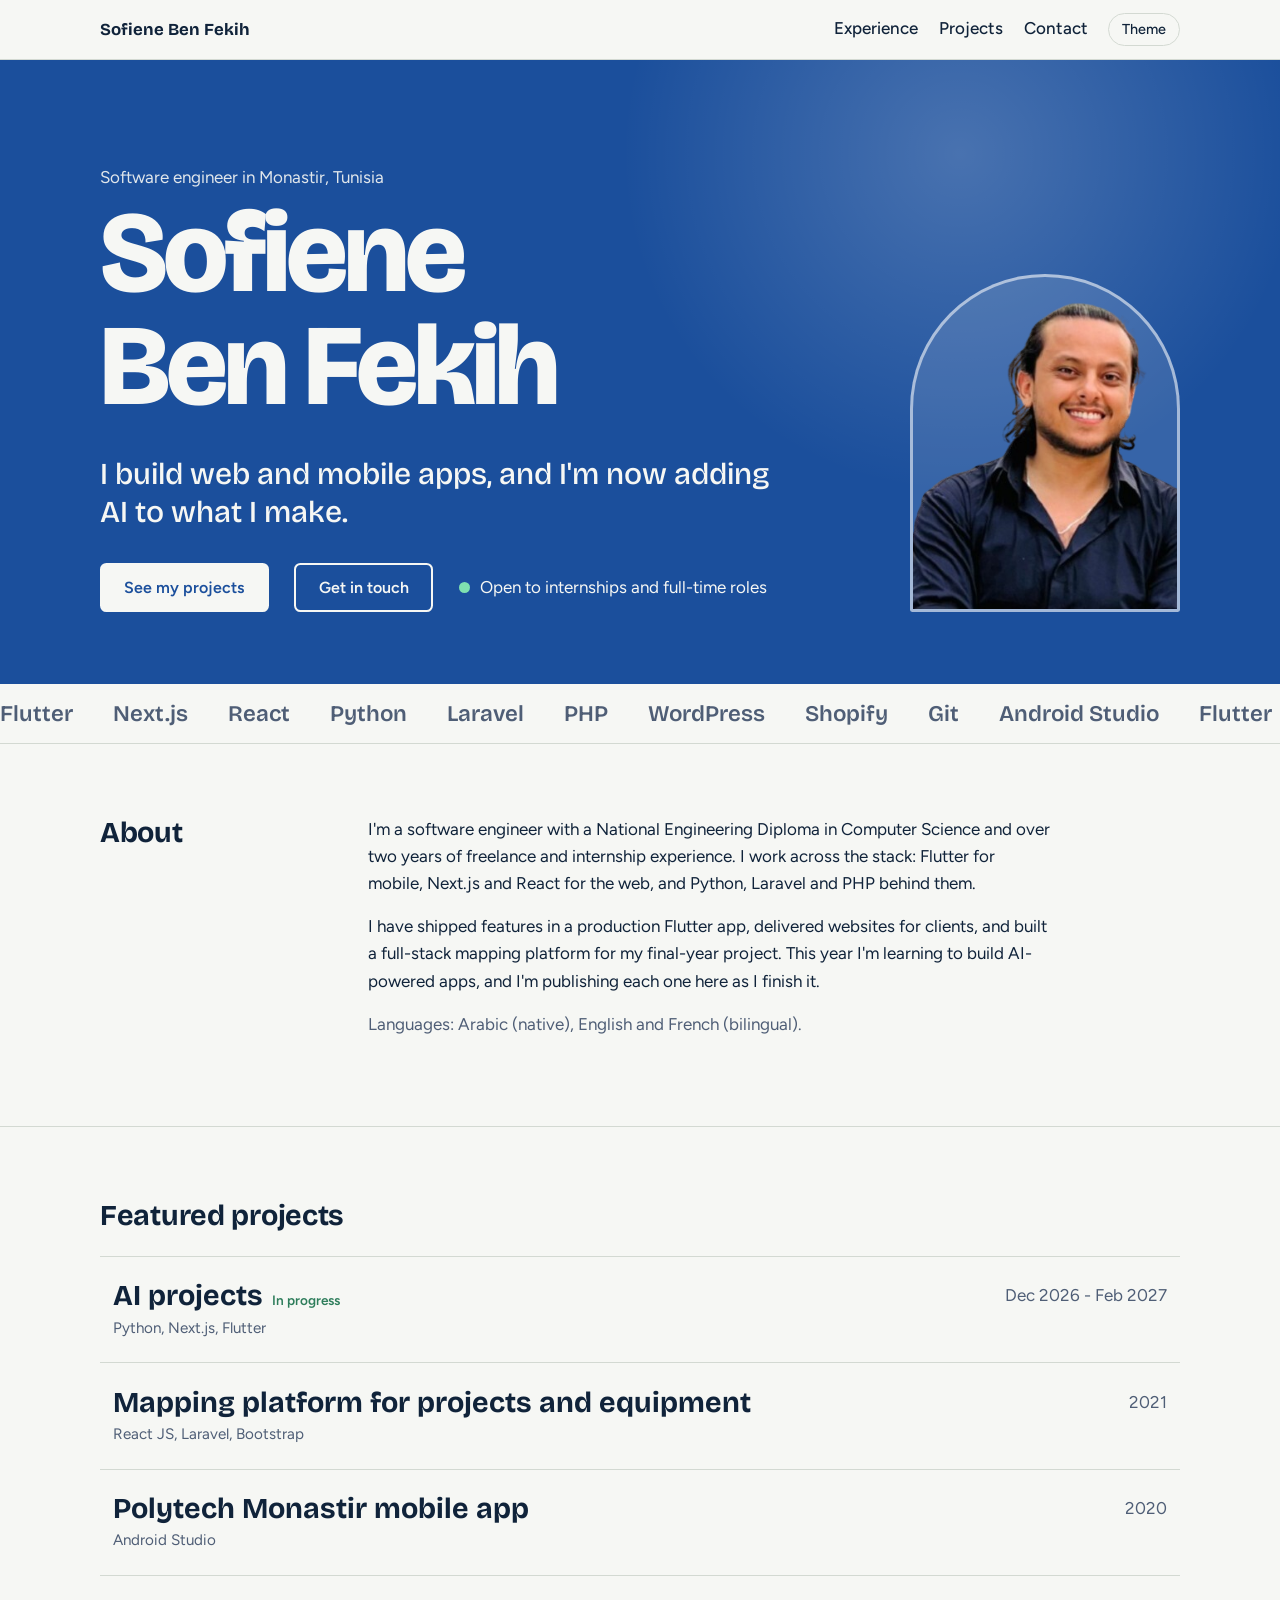
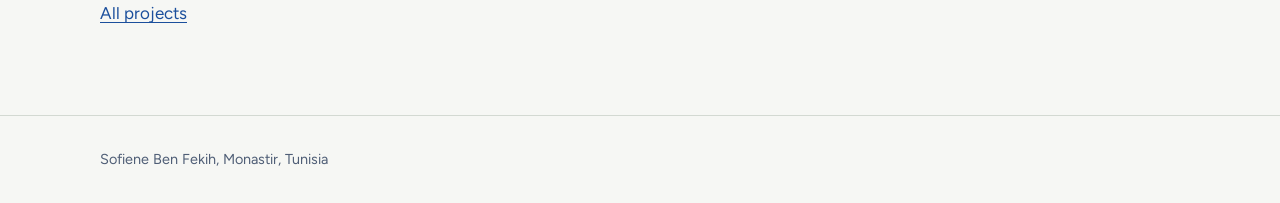
<file: index.html>
<!DOCTYPE html><html lang="en"><head><title>Sofiene Ben Fekih - Software Engineer</title><meta name="description" content="Portfolio of Sofiene Ben Fekih, a software engineer in Monastir, Tunisia, building web and mobile apps with Flutter, Next.js, Python and Laravel."><meta charset="utf-8"><meta name="viewport" content="width=device-width,initial-scale=1"><link rel="icon" href="data:image/svg+xml,%3Csvg xmlns=%27http://www.w3.org/2000/svg%27 viewBox=%270 0 100 100%27%3E%3Crect width=%27100%27 height=%27100%27 rx=%2722%27 fill=%27%231B4F9C%27/%3E%3Ctext x=%2750%27 y=%2768%27 font-size=%2758%27 font-family=%27Arial%27 font-weight=%27700%27 text-anchor=%27middle%27 fill=%27white%27%3ES%3C/text%3E%3C/svg%3E"><link rel="preconnect" href="https://fonts.googleapis.com"><link rel="preconnect" href="https://fonts.gstatic.com" crossorigin><link href="https://fonts.googleapis.com/css2?family=Bricolage+Grotesque:opsz,wght@12..96,500;12..96,700;12..96,800&family=Figtree:wght@400;500;600&display=swap" rel="stylesheet"><link rel="stylesheet" href="assets/style.css"></head><body>
<header class="bar"><div class="wrap"><a class="brand" href="index.html">Sofiene Ben Fekih</a><nav aria-label="Main"><a href="experience.html">Experience</a><a href="projects.html">Projects</a><a href="contact.html">Contact</a><button id="theme" type="button">Theme</button></nav></div></header>
<main>
<div class="hero home"><div class="wrap hero-in"><div>
<p class="place">Software engineer in Monastir, Tunisia</p>
<h1 aria-label="Sofiene Ben Fekih"><span class="l"><span>Sofiene</span></span><span class="l"><span>Ben Fekih</span></span></h1>
<p class="lede">I build web and mobile apps, and I'm now adding AI to what I make.</p>
<div class="cta"><a class="btn" href="projects.html">See my projects</a><a class="btn o" href="contact.html">Get in touch</a><span class="status">Open to internships and full-time roles</span></div>
</div>
<figure class="pic"><img src="assets/me.png" width="600" height="750" alt="Portrait of Sofiene Ben Fekih" fetchpriority="high" onerror="this.closest('.pic').remove()"></figure>
</div></div>
<div class="mq" id="mq" aria-hidden="true"></div>
<section><div class="wrap grid"><h2>About</h2><div class="measure">
<p>I'm a software engineer with a National Engineering Diploma in Computer Science and over two years of freelance and internship experience. I work across the stack: Flutter for mobile, Next.js and React for the web, and Python, Laravel and PHP behind them.</p>
<p>I have shipped features in a production Flutter app, delivered websites for clients, and built a full-stack mapping platform for my final-year project. This year I'm learning to build AI-powered apps, and I'm publishing each one here as I finish it.</p>
<p class="muted">Languages: Arabic (native), English and French (bilingual).</p></div></div></section>
<section><div class="wrap"><h2 style="margin-bottom:1.5rem">Featured projects</h2><div class="rows" id="featured"></div><p style="margin-top:1.5rem"><a href="projects.html">All projects</a></p></div></section>
</main>
<footer><div class="wrap">Sofiene Ben Fekih, Monastir, Tunisia</div></footer><script src="assets/data.js"></script><script src="assets/main.js"></script></body></html>
</file>
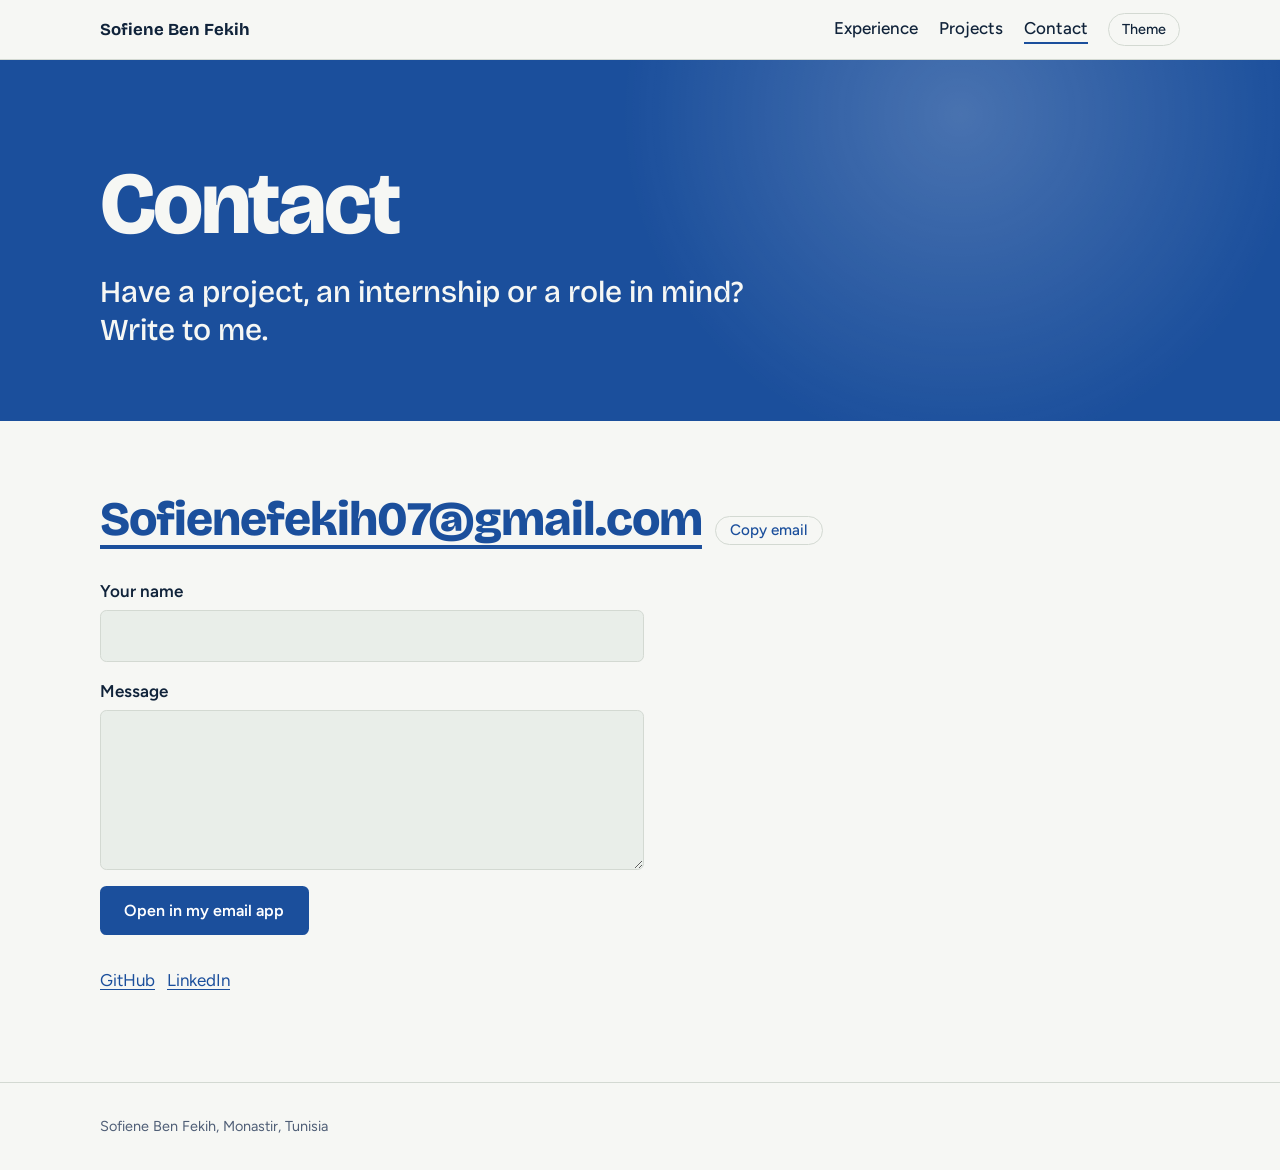
<file: contact.html>
<!DOCTYPE html><html lang="en"><head><title>Contact - Sofiene Ben Fekih</title><meta name="description" content="Contact Sofiene Ben Fekih about projects, internships and roles."><meta charset="utf-8"><meta name="viewport" content="width=device-width,initial-scale=1"><link rel="icon" href="data:image/svg+xml,%3Csvg xmlns=%27http://www.w3.org/2000/svg%27 viewBox=%270 0 100 100%27%3E%3Crect width=%27100%27 height=%27100%27 rx=%2722%27 fill=%27%231B4F9C%27/%3E%3Ctext x=%2750%27 y=%2768%27 font-size=%2758%27 font-family=%27Arial%27 font-weight=%27700%27 text-anchor=%27middle%27 fill=%27white%27%3ES%3C/text%3E%3C/svg%3E"><link rel="preconnect" href="https://fonts.googleapis.com"><link rel="preconnect" href="https://fonts.gstatic.com" crossorigin><link href="https://fonts.googleapis.com/css2?family=Bricolage+Grotesque:opsz,wght@12..96,500;12..96,700;12..96,800&family=Figtree:wght@400;500;600&display=swap" rel="stylesheet"><link rel="stylesheet" href="assets/style.css"></head><body>
<header class="bar"><div class="wrap"><a class="brand" href="index.html">Sofiene Ben Fekih</a><nav aria-label="Main"><a href="experience.html">Experience</a><a href="projects.html">Projects</a><a href="contact.html" aria-current="page">Contact</a><button id="theme" type="button">Theme</button></nav></div></header>
<main>
<div class="hero sub"><div class="wrap"><h1>Contact</h1><p class="lede">Have a project, an internship or a role in mind? Write to me.</p></div></div>
<section><div class="wrap">
<a class="mail" href="mailto:Sofienefekih07@gmail.com">Sofienefekih07@gmail.com</a><button class="copy" id="copy" type="button" data-mail="Sofienefekih07@gmail.com">Copy email</button>
<form id="form"><label>Your name<input name="name" required autocomplete="name"></label><label>Message<textarea name="msg" rows="5" required></textarea></label><button class="btn go" type="submit">Open in my email app</button></form>
<!-- EDIT: replace YOUR-USERNAME with your real usernames, then delete this comment. -->
<p style="margin-top:2rem"><a href="https://github.com/YOUR-USERNAME">GitHub</a> &nbsp; <a href="https://www.linkedin.com/in/YOUR-USERNAME">LinkedIn</a></p>
</div></section>
</main>
<footer><div class="wrap">Sofiene Ben Fekih, Monastir, Tunisia</div></footer><script src="assets/data.js"></script><script src="assets/main.js"></script></body></html>
</file>
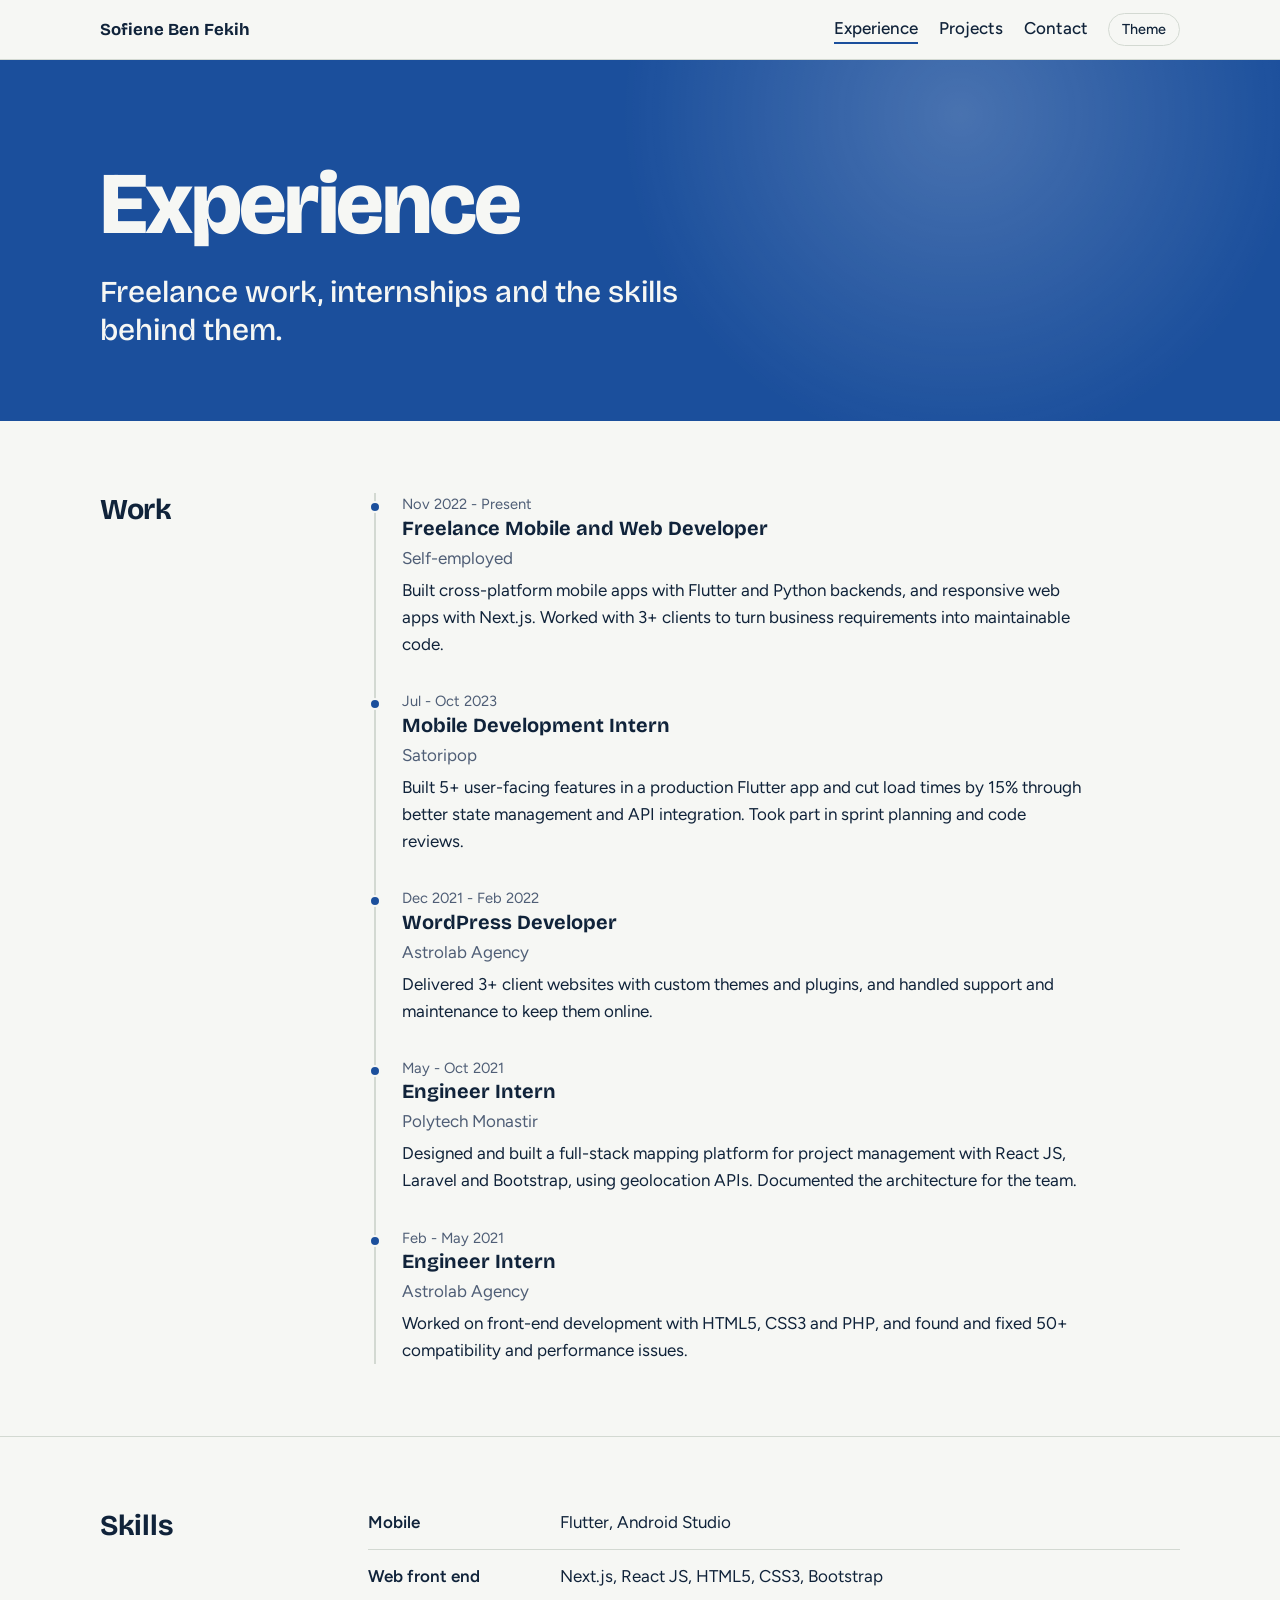
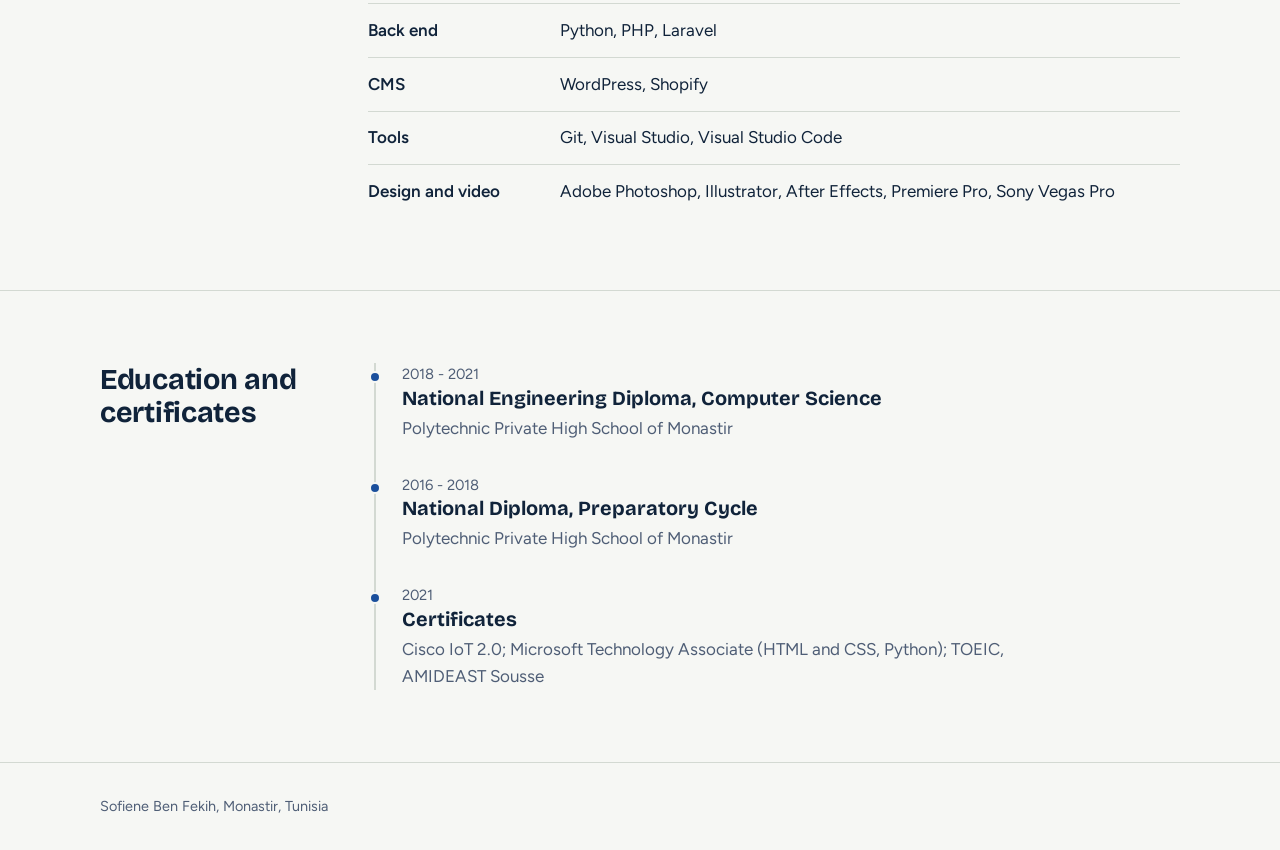
<file: experience.html>
<!DOCTYPE html><html lang="en"><head><title>Experience - Sofiene Ben Fekih</title><meta name="description" content="Work experience, skills and education of Sofiene Ben Fekih."><meta charset="utf-8"><meta name="viewport" content="width=device-width,initial-scale=1"><link rel="icon" href="data:image/svg+xml,%3Csvg xmlns=%27http://www.w3.org/2000/svg%27 viewBox=%270 0 100 100%27%3E%3Crect width=%27100%27 height=%27100%27 rx=%2722%27 fill=%27%231B4F9C%27/%3E%3Ctext x=%2750%27 y=%2768%27 font-size=%2758%27 font-family=%27Arial%27 font-weight=%27700%27 text-anchor=%27middle%27 fill=%27white%27%3ES%3C/text%3E%3C/svg%3E"><link rel="preconnect" href="https://fonts.googleapis.com"><link rel="preconnect" href="https://fonts.gstatic.com" crossorigin><link href="https://fonts.googleapis.com/css2?family=Bricolage+Grotesque:opsz,wght@12..96,500;12..96,700;12..96,800&family=Figtree:wght@400;500;600&display=swap" rel="stylesheet"><link rel="stylesheet" href="assets/style.css"></head><body>
<header class="bar"><div class="wrap"><a class="brand" href="index.html">Sofiene Ben Fekih</a><nav aria-label="Main"><a href="experience.html" aria-current="page">Experience</a><a href="projects.html">Projects</a><a href="contact.html">Contact</a><button id="theme" type="button">Theme</button></nav></div></header>
<main>
<div class="hero sub"><div class="wrap"><h1>Experience</h1><p class="lede">Freelance work, internships and the skills behind them.</p></div></div>
<section><div class="wrap grid"><h2>Work</h2><div class="tl" id="exp"></div></div></section>
<section><div class="wrap grid"><h2>Skills</h2><dl class="sk" id="skills"></dl></div></section>
<section><div class="wrap grid"><h2>Education and certificates</h2><div class="tl" id="edu"></div></div></section>
</main>
<footer><div class="wrap">Sofiene Ben Fekih, Monastir, Tunisia</div></footer><script src="assets/data.js"></script><script src="assets/main.js"></script></body></html>
</file>
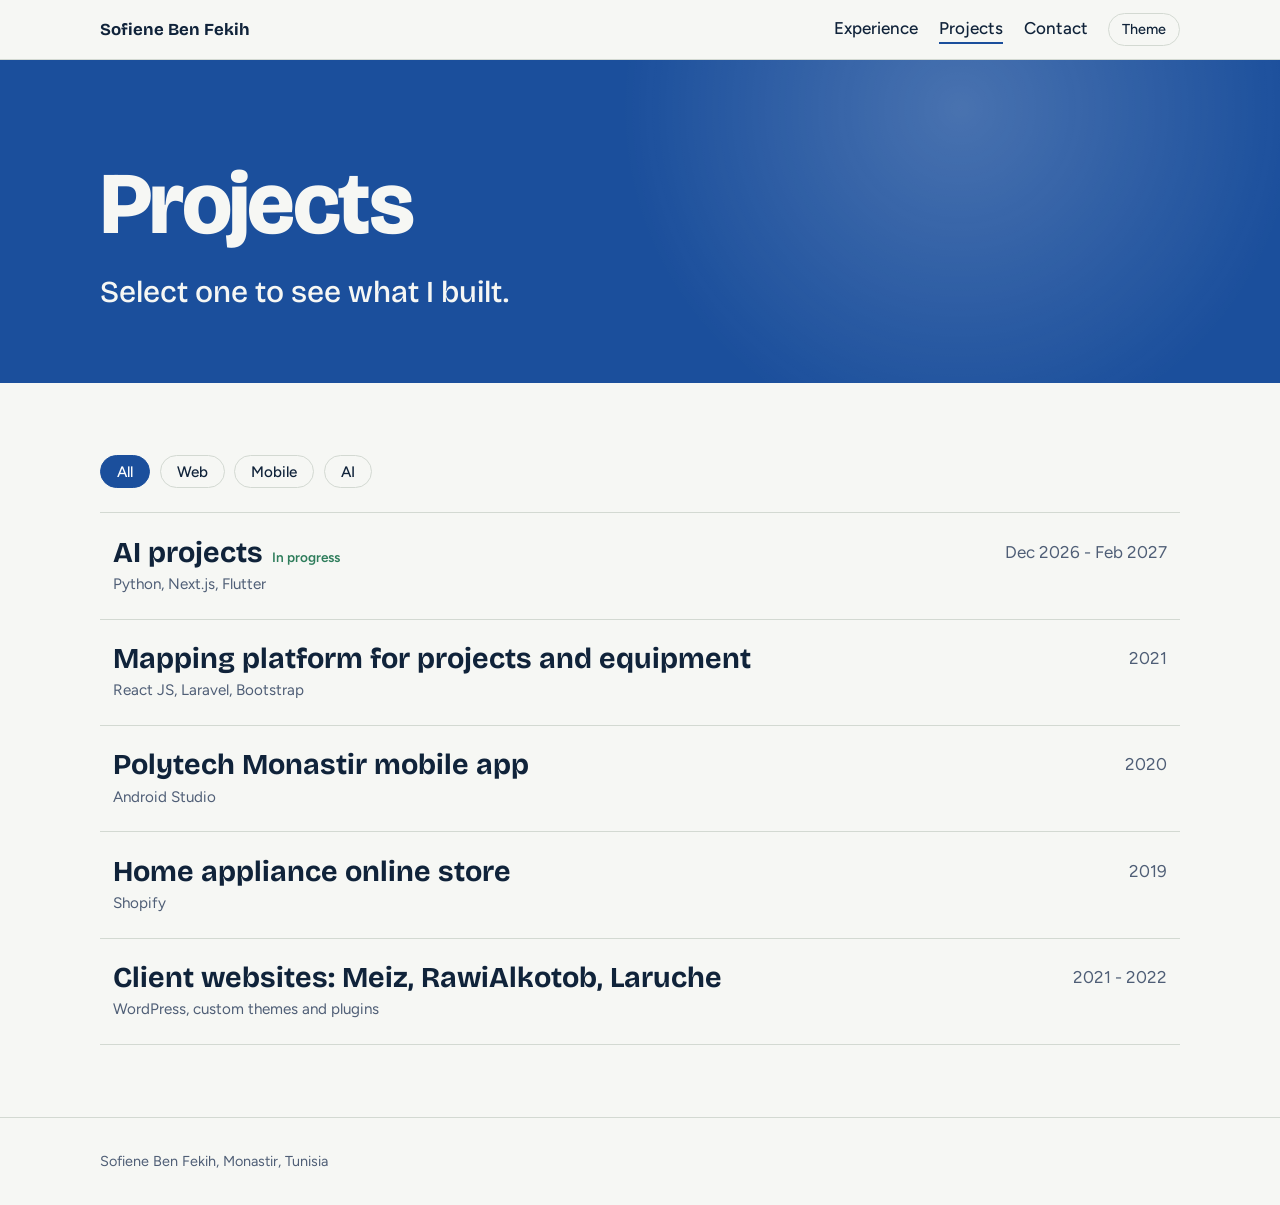
<file: projects.html>
<!DOCTYPE html><html lang="en"><head><title>Projects - Sofiene Ben Fekih</title><meta name="description" content="Web, mobile and AI projects by Sofiene Ben Fekih."><meta charset="utf-8"><meta name="viewport" content="width=device-width,initial-scale=1"><link rel="icon" href="data:image/svg+xml,%3Csvg xmlns=%27http://www.w3.org/2000/svg%27 viewBox=%270 0 100 100%27%3E%3Crect width=%27100%27 height=%27100%27 rx=%2722%27 fill=%27%231B4F9C%27/%3E%3Ctext x=%2750%27 y=%2768%27 font-size=%2758%27 font-family=%27Arial%27 font-weight=%27700%27 text-anchor=%27middle%27 fill=%27white%27%3ES%3C/text%3E%3C/svg%3E"><link rel="preconnect" href="https://fonts.googleapis.com"><link rel="preconnect" href="https://fonts.gstatic.com" crossorigin><link href="https://fonts.googleapis.com/css2?family=Bricolage+Grotesque:opsz,wght@12..96,500;12..96,700;12..96,800&family=Figtree:wght@400;500;600&display=swap" rel="stylesheet"><link rel="stylesheet" href="assets/style.css"></head><body>
<header class="bar"><div class="wrap"><a class="brand" href="index.html">Sofiene Ben Fekih</a><nav aria-label="Main"><a href="experience.html">Experience</a><a href="projects.html" aria-current="page">Projects</a><a href="contact.html">Contact</a><button id="theme" type="button">Theme</button></nav></div></header>
<main>
<div class="hero sub"><div class="wrap"><h1>Projects</h1><p class="lede">Select one to see what I built.</p></div></div>
<section><div class="wrap">
<div class="filters" id="filters" role="group" aria-label="Filter projects"><button class="chip" data-c="all" aria-pressed="true">All</button><button class="chip" data-c="web" aria-pressed="false">Web</button><button class="chip" data-c="mobile" aria-pressed="false">Mobile</button><button class="chip" data-c="ai" aria-pressed="false">AI</button></div>
<div class="rows" id="rows"></div>
</div></section>
<dialog id="dlg" aria-label="Project details"><button class="x" type="button">Close</button><div id="dbody"></div></dialog>
</main>
<footer><div class="wrap">Sofiene Ben Fekih, Monastir, Tunisia</div></footer><script src="assets/data.js"></script><script src="assets/main.js"></script></body></html>
</file>
<file: assets/style.css>
:root{--paper:#F6F7F4;--ink:#10233A;--muted:#4F5E76;--line:#D3D9D2;--link:#1B4F9C;--blue:#1B4F9C;--on:#F6F7F4;--glass:rgba(246,247,244,.85);--row:#E9EEE9;--ok:#2E7D5B;--d:"Bricolage Grotesque","Segoe UI",system-ui,sans-serif;--b:"Figtree","Segoe UI",system-ui,sans-serif;color-scheme:light}
@media(prefers-color-scheme:dark){:root:not([data-theme=light]){--paper:#0C1726;--ink:#E8EDF4;--muted:#9BA9BF;--line:#223249;--link:#8FB5F2;--glass:rgba(12,23,38,.85);--row:#13233A;--ok:#5CC49A;color-scheme:dark}}
:root[data-theme=dark]{--paper:#0C1726;--ink:#E8EDF4;--muted:#9BA9BF;--line:#223249;--link:#8FB5F2;--glass:rgba(12,23,38,.85);--row:#13233A;--ok:#5CC49A;color-scheme:dark}
@view-transition{navigation:auto}
*,*::before,*::after{box-sizing:border-box}
html{scroll-behavior:smooth}
body{margin:0;background:var(--paper);color:var(--ink);font:400 1.0625rem/1.6 var(--b);-webkit-font-smoothing:antialiased}
a{color:var(--link);text-underline-offset:.2em}
:focus-visible{outline:3px solid var(--link);outline-offset:3px;border-radius:3px}
.hero :focus-visible{outline-color:var(--on)}
.wrap{width:min(1080px,100% - 2.5rem);margin-inline:auto}
p{margin:0 0 1rem}.muted{color:var(--muted)}.measure{max-width:62ch}
h1,h2,h3{font-family:var(--d);margin:0;line-height:1.15}
h2{font-size:1.8rem;font-weight:700;letter-spacing:-.01em}h3{font-size:1.25rem;font-weight:700}

/* bar */
.bar{position:sticky;top:0;z-index:5;background:var(--glass);backdrop-filter:blur(12px);border-bottom:1px solid var(--line);view-transition-name:bar}
.bar .wrap{display:flex;justify-content:space-between;align-items:center;gap:1rem;flex-wrap:wrap;padding-block:.8rem}
.brand{font:700 1.05rem var(--d);color:var(--ink);text-decoration:none}
.bar nav{display:flex;gap:1.3rem;align-items:center;flex-wrap:wrap;font-weight:500}
.bar nav a{color:var(--ink);text-decoration:none;border-bottom:2px solid transparent}
.bar nav a:hover,.bar nav a[aria-current]{border-bottom-color:var(--link)}
#theme{font:inherit;font-size:.9rem;color:var(--ink);background:none;border:1px solid var(--line);border-radius:2rem;padding:.25rem .8rem;cursor:pointer}
#theme:hover{border-color:var(--link)}

/* hero */
.hero{color:var(--on);background:radial-gradient(520px circle at var(--x,75%) var(--y,15%),rgba(255,255,255,.2),transparent 65%),var(--blue);padding-block:clamp(3rem,9vw,6.5rem) clamp(2.5rem,6vw,4.5rem)}
.hero a{color:var(--on)}
.hero .place{margin:0 0 .6rem;opacity:.9}
.hero h1{font-weight:800;font-size:clamp(3.2rem,12.5vw,9.5rem);line-height:.92;letter-spacing:-.035em}
.hero h1 .l{display:block;overflow:hidden;padding-bottom:.06em}
.hero h1 .l span{display:block;animation:rise .9s cubic-bezier(.2,.7,.2,1) both}
.hero h1 .l:nth-child(2) span{animation-delay:.12s}
@keyframes rise{from{transform:translateY(105%)}}
.sub h1{font-size:clamp(2.6rem,8vw,5.5rem);font-weight:800;letter-spacing:-.03em}
.lede{max-width:34ch;margin:1.8rem 0 0;font:500 clamp(1.3rem,3vw,1.9rem)/1.25 var(--d)}
.cta{display:flex;flex-wrap:wrap;align-items:center;gap:1rem 1.6rem;margin-top:2rem}
.btn{display:inline-block;font:600 1rem var(--b);padding:.8rem 1.4rem;border-radius:.4rem;text-decoration:none;cursor:pointer;border:2px solid var(--on);background:var(--on);color:var(--blue)!important}
.btn.o{background:none;color:var(--on)!important}
.btn:hover{transform:translateY(-2px)}.btn{transition:transform .15s}
.status{display:flex;align-items:center;gap:.6rem}
.status::before{content:"";width:.7rem;height:.7rem;border-radius:50%;background:#7EE0B0}

/* marquee */
.mq{overflow:hidden;border-bottom:1px solid var(--line);padding:1rem 0;font:600 1.4rem var(--d);color:var(--muted)}
.mq div{display:flex;gap:2.5rem;width:max-content;animation:mq 34s linear infinite}
.mq:hover div{animation-play-state:paused}
@keyframes mq{to{transform:translateX(-50%)}}

/* sections */
section{padding-block:clamp(2.5rem,6vw,4.5rem);border-bottom:1px solid var(--line)}
.grid{display:grid;grid-template-columns:minmax(0,220px) minmax(0,1fr);gap:1.5rem 3rem}
.tl{border-left:2px solid var(--line);padding-left:1.6rem;margin-left:.4rem}
.tl article{position:relative;padding-bottom:2rem}.tl article:last-child{padding-bottom:0}
.tl article::before{content:"";position:absolute;left:calc(-1.6rem - 7px);top:.5rem;width:12px;height:12px;border-radius:50%;background:var(--blue);border:2px solid var(--paper)}
.tl .when{color:var(--muted);font-size:.92rem}.tl p{margin:.3rem 0 0;max-width:62ch}
dl{margin:0}.sk div{display:grid;grid-template-columns:minmax(0,160px) 1fr;gap:.2rem 2rem;padding-block:.8rem;border-top:1px solid var(--line)}
.sk div:first-child{border-top:0;padding-top:0}.sk dt{font-weight:600}.sk dd{margin:0}

/* project rows */
.filters{display:flex;flex-wrap:wrap;gap:.6rem;margin-bottom:1.5rem}
.chip{font:500 .95rem var(--b);color:var(--ink);background:none;border:1px solid var(--line);border-radius:2rem;padding:.4rem 1rem;cursor:pointer}
.chip[aria-pressed=true]{background:var(--blue);border-color:var(--blue);color:#fff}
.rows{border-top:1px solid var(--line)}
.row{display:grid;grid-template-columns:minmax(0,1fr) auto;gap:.2rem 1.5rem;width:100%;padding:1.4rem .8rem;text-align:left;font:inherit;color:inherit;text-decoration:none;background:none;border:0;border-bottom:1px solid var(--line);cursor:pointer;transition:background .2s,padding .2s}
.row:hover{background:var(--row);padding-left:1.4rem}
.row h3{font-size:clamp(1.3rem,3vw,1.8rem)}.row .t{color:var(--muted);font-size:.95rem;grid-column:1}.row .y{grid-row:1;grid-column:2;color:var(--muted);align-self:center}
.badge{font:600 .85rem var(--b);color:var(--ok);margin-left:.6rem}
dialog{width:min(640px,100% - 2rem);max-height:88vh;border:1px solid var(--line);border-radius:.8rem;background:var(--paper);color:var(--ink);padding:1.8rem}
dialog[open]{animation:pop .25s ease-out}dialog::backdrop{background:rgba(5,12,22,.6);backdrop-filter:blur(3px)}
@keyframes pop{from{opacity:0;transform:translateY(14px) scale(.98)}}
dialog ul{padding-left:1.2rem;margin:1rem 0}dialog li{margin-bottom:.4rem}
.x{float:right;font:inherit;background:none;border:1px solid var(--line);color:var(--ink);border-radius:2rem;padding:.2rem .9rem;cursor:pointer}

/* contact */
.mail{display:inline-block;font:800 clamp(1.5rem,5vw,3rem)/1.1 var(--d);letter-spacing:-.02em;word-break:break-all}
.copy{margin-left:.8rem;font:500 .95rem var(--b);color:var(--link);background:none;border:1px solid var(--line);border-radius:2rem;padding:.3rem .9rem;cursor:pointer}
form{display:grid;gap:1rem;max-width:34rem;margin-top:2rem}
label{display:grid;gap:.3rem;font-weight:600}
input,textarea{font:inherit;color:var(--ink);background:var(--row);border:1px solid var(--line);border-radius:.4rem;padding:.7rem .9rem}
.go{justify-self:start;background:var(--blue);border-color:var(--blue);color:#fff!important}
footer{padding-block:2rem;color:var(--muted);font-size:.9rem}


/* portrait */
.hero-in{display:grid;grid-template-columns:minmax(0,1fr) auto;gap:2rem 3rem;align-items:end}
.home h1{font-size:clamp(3rem,9.5vw,7.2rem)}
.pic{margin:0;width:clamp(200px,26vw,270px);aspect-ratio:4/5;border-radius:999px 999px 1rem 1rem;overflow:hidden;border:3px solid rgba(255,255,255,.55);background:rgba(255,255,255,.12)}
.pic img{display:block;width:100%;height:100%;object-fit:cover;object-position:center top}
@media(max-width:860px){.hero-in{grid-template-columns:1fr}.pic{width:190px;order:-1}}
@media(max-width:760px){.grid,.sk div{grid-template-columns:1fr}.grid{gap:1.2rem}}
@media(prefers-reduced-motion:reduce){*{animation:none!important;transition:none!important}html{scroll-behavior:auto}}
</file>
